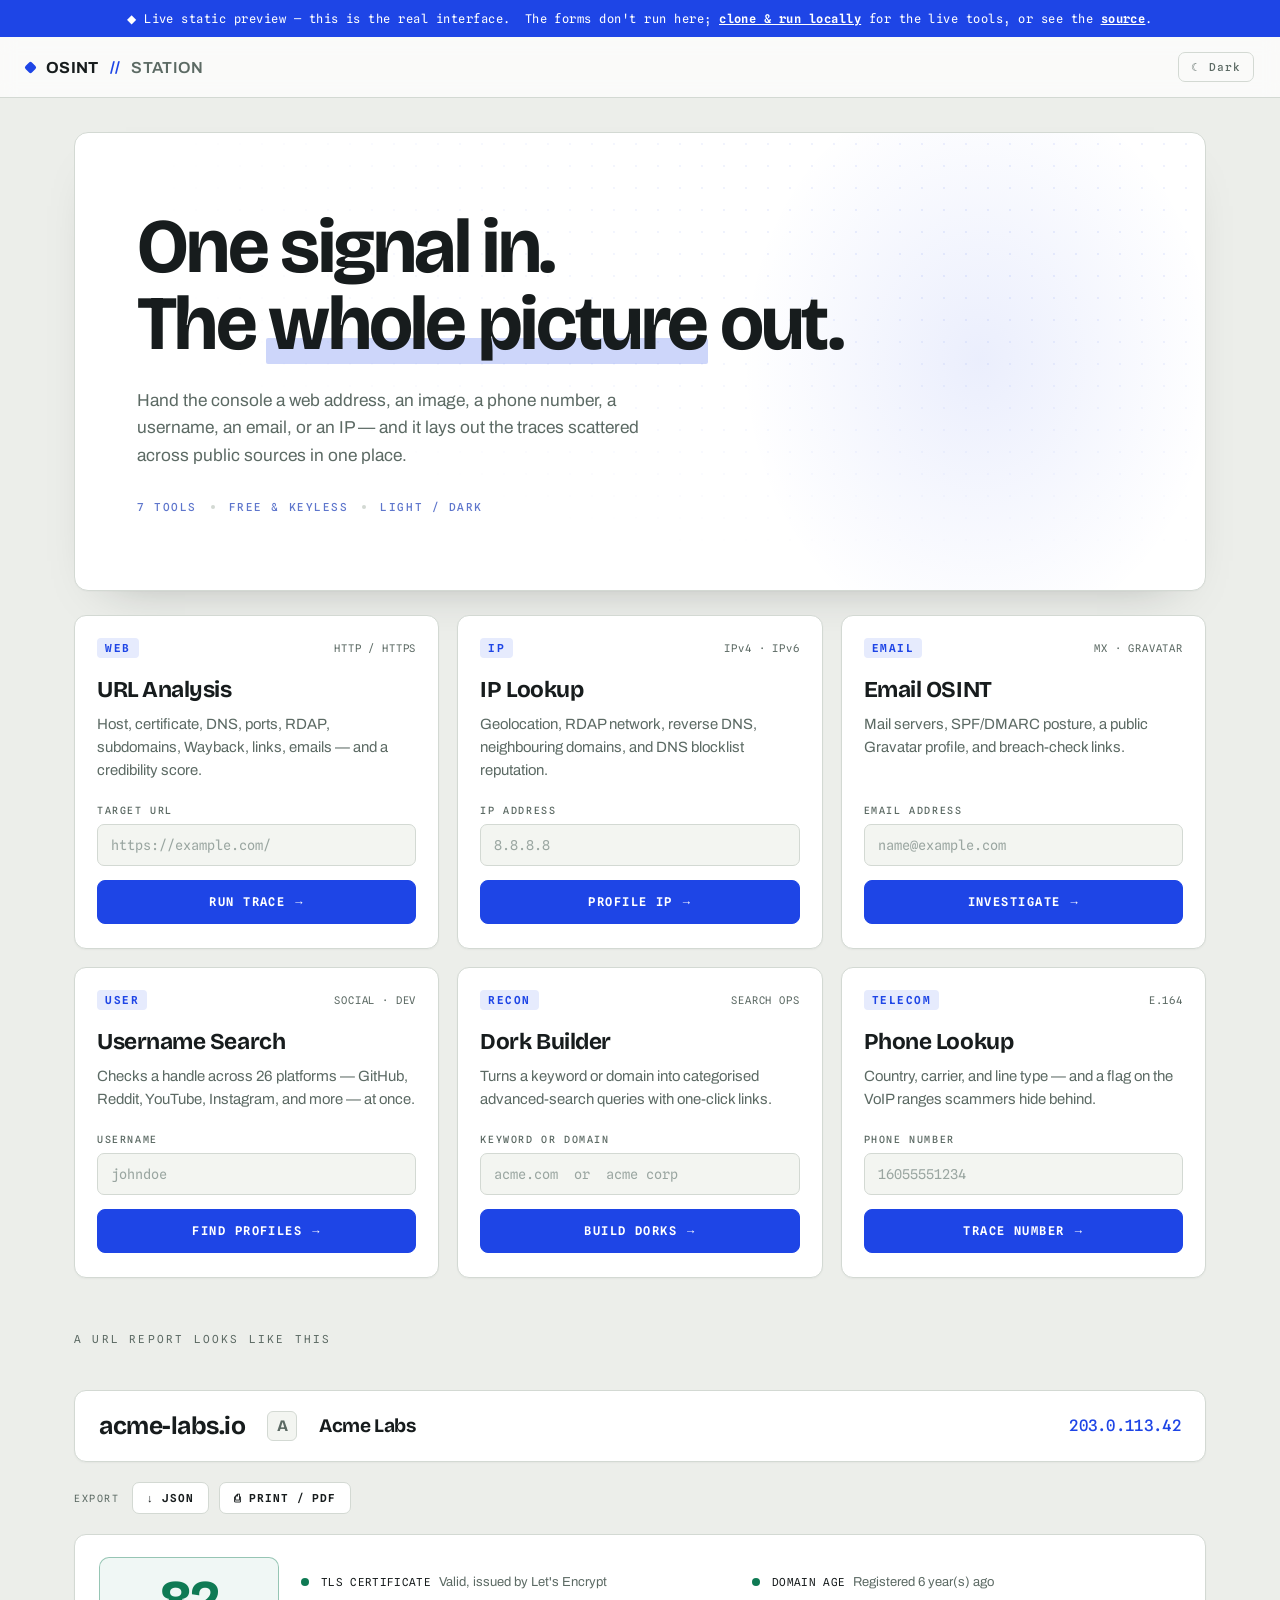
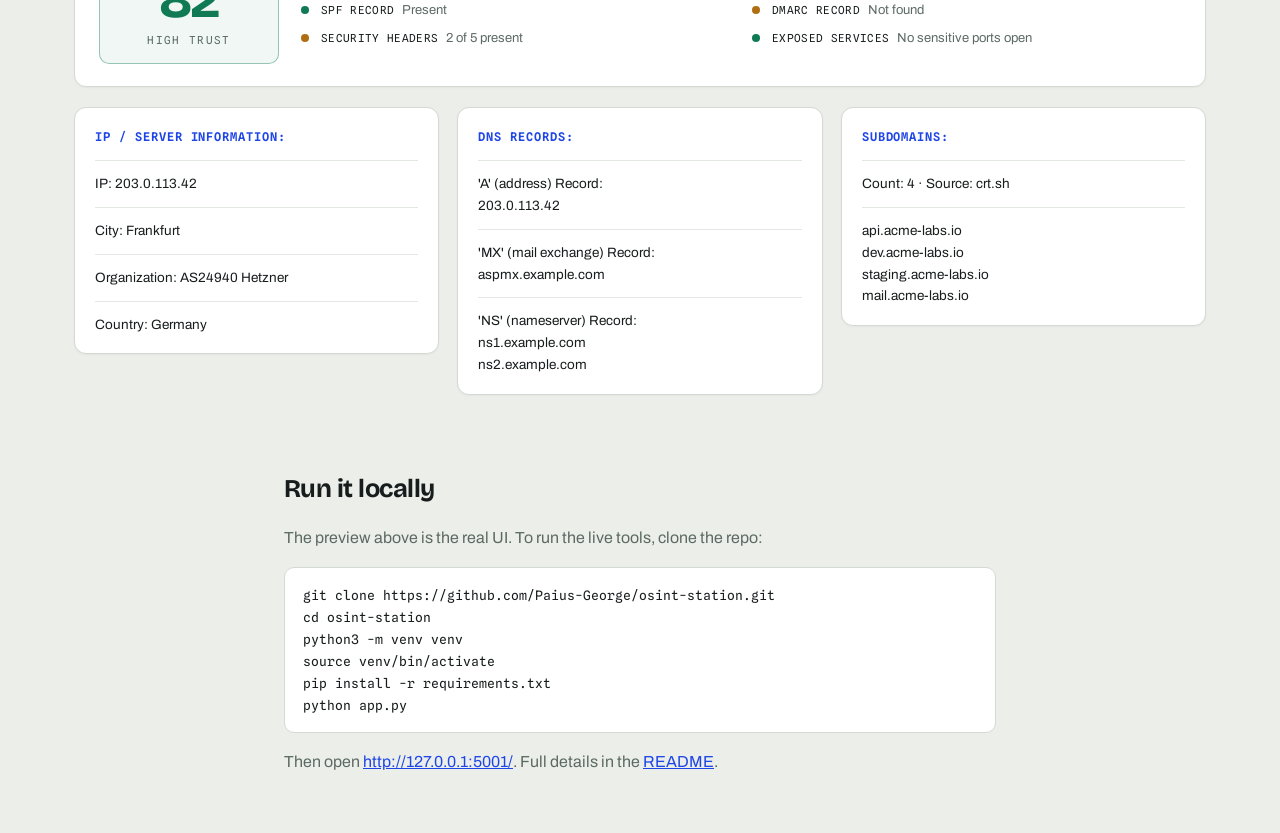
<file: docs/index.html>
<!DOCTYPE html>
<html lang="en">
  <head>
    <meta charset="UTF-8" />
    <meta name="viewport" content="width=device-width, initial-scale=1.0" />
    <title>OSINT // STATION — live UI preview</title>
    <link rel="preconnect" href="https://fonts.googleapis.com" />
    <link rel="preconnect" href="https://fonts.gstatic.com" crossorigin />
    <link
      href="https://fonts.googleapis.com/css2?family=Archivo:wght@400;500;600;700&family=Bricolage+Grotesque:opsz,wght@12..96,600;12..96,700&family=Spline+Sans+Mono:wght@400;500;600&display=swap"
      rel="stylesheet"
    />
    <link rel="stylesheet" href="styles.css" />
    <link rel="stylesheet" href="tools.css" />
    <link rel="stylesheet" href="header.css" />
    <style>
      /* Demo-only touches (not part of the app) */
      .demo-banner {
        display: flex;
        flex-wrap: wrap;
        align-items: center;
        justify-content: center;
        gap: 8px 14px;
        padding: 11px 18px;
        font-family: var(--font-mono);
        font-size: 12px;
        letter-spacing: 0.04em;
        color: var(--on-accent);
        background: var(--accent);
        text-align: center;
      }
      .demo-banner a { color: var(--on-accent); font-weight: 600; }
      .preview-wrap { max-width: 1180px; margin: 0 auto; padding: 0 24px; }
      .preview-eyebrow {
        font-family: var(--font-mono);
        font-size: 11px;
        letter-spacing: 0.2em;
        text-transform: uppercase;
        color: var(--muted);
        margin: 10px 0 16px;
      }
      .fav {
        display: inline-flex; align-items: center; justify-content: center;
        width: 30px; height: 30px; border-radius: 6px;
        background: var(--surface-2); border: 1px solid var(--line);
        font-family: var(--font-display); font-weight: 700; color: var(--muted);
      }
      .run-local {
        max-width: 760px; margin: 26px auto 60px; padding: 0 24px;
      }
      .run-local h2 {
        font-family: var(--font-display); font-weight: 700;
        letter-spacing: -0.02em; color: var(--ink); font-size: 1.6rem;
      }
      .run-local pre {
        background: var(--surface); border: 1px solid var(--line);
        border-radius: 10px; padding: 16px 18px; overflow-x: auto;
        font-family: var(--font-mono); font-size: 13px; color: var(--ink);
        line-height: 1.7;
      }
      .run-local p { color: var(--muted); line-height: 1.6; }
      .run-local a { color: var(--accent); }
    </style>
  </head>
  <body>
    <div class="demo-banner">
      <span>◆ Live static preview — this is the real interface.</span>
      <span>The forms don't run here;
        <a href="#run">clone &amp; run locally</a> for the live tools, or see the
        <a href="https://github.com/Paius-George/osint-station">source</a>.</span>
    </div>

    <header id="console-bar">
      <a href="#top" id="title" aria-label="OSINT Station">
        <span class="callsign-dot" aria-hidden="true"></span>
        <span class="callsign">OSINT</span><span class="callsign-div">//</span><span class="callsign-2">STATION</span>
      </a>
      <button id="theme-toggle" type="button" aria-label="Toggle colour theme">Theme</button>
    </header>

    <main class="station" id="top">
      <section class="hero">
        <div class="hero-grid" aria-hidden="true"></div>
        <div class="hero-sweep" aria-hidden="true"></div>
        <div class="hero-inner">
          <h1 class="hero-title">One signal in.<br />The <span class="hl">whole picture</span> out.</h1>
          <p class="hero-sub">
            Hand the console a web address, an image, a phone number, a username,
            an email, or an IP — and it lays out the traces scattered across public
            sources in one place.
          </p>
          <div class="hero-meta" aria-hidden="true">
            <span>7 TOOLS</span><span class="sep"></span><span>FREE &amp; KEYLESS</span>
            <span class="sep"></span><span>LIGHT / DARK</span>
          </div>
        </div>
      </section>

      <section class="console" aria-label="Tools">
        <form class="channel" onsubmit="return false">
          <div class="channel-head"><span class="channel-tag">WEB</span><span class="channel-format">HTTP / HTTPS</span></div>
          <h2 class="channel-title">URL Analysis</h2>
          <p class="channel-copy">Host, certificate, DNS, ports, RDAP, subdomains, Wayback, links, emails — and a credibility score.</p>
          <div class="channel-foot">
            <label class="field-label">Target URL</label>
            <div class="reticle"><input type="url" placeholder="https://example.com/" /></div>
            <button type="button" class="run" onclick="toRun()">Run trace<span class="run-arrow">→</span></button>
          </div>
        </form>

        <form class="channel" onsubmit="return false">
          <div class="channel-head"><span class="channel-tag">IP</span><span class="channel-format">IPv4 · IPv6</span></div>
          <h2 class="channel-title">IP Lookup</h2>
          <p class="channel-copy">Geolocation, RDAP network, reverse DNS, neighbouring domains, and DNS blocklist reputation.</p>
          <div class="channel-foot">
            <label class="field-label">IP address</label>
            <div class="reticle"><input type="text" placeholder="8.8.8.8" /></div>
            <button type="button" class="run" onclick="toRun()">Profile IP<span class="run-arrow">→</span></button>
          </div>
        </form>

        <form class="channel" onsubmit="return false">
          <div class="channel-head"><span class="channel-tag">EMAIL</span><span class="channel-format">MX · GRAVATAR</span></div>
          <h2 class="channel-title">Email OSINT</h2>
          <p class="channel-copy">Mail servers, SPF/DMARC posture, a public Gravatar profile, and breach-check links.</p>
          <div class="channel-foot">
            <label class="field-label">Email address</label>
            <div class="reticle"><input type="email" placeholder="name@example.com" /></div>
            <button type="button" class="run" onclick="toRun()">Investigate<span class="run-arrow">→</span></button>
          </div>
        </form>

        <form class="channel" onsubmit="return false">
          <div class="channel-head"><span class="channel-tag">USER</span><span class="channel-format">SOCIAL · DEV</span></div>
          <h2 class="channel-title">Username Search</h2>
          <p class="channel-copy">Checks a handle across 26 platforms — GitHub, Reddit, YouTube, Instagram, and more — at once.</p>
          <div class="channel-foot">
            <label class="field-label">Username</label>
            <div class="reticle"><input type="text" placeholder="johndoe" /></div>
            <button type="button" class="run" onclick="toRun()">Find profiles<span class="run-arrow">→</span></button>
          </div>
        </form>

        <form class="channel" onsubmit="return false">
          <div class="channel-head"><span class="channel-tag">RECON</span><span class="channel-format">SEARCH OPS</span></div>
          <h2 class="channel-title">Dork Builder</h2>
          <p class="channel-copy">Turns a keyword or domain into categorised advanced-search queries with one-click links.</p>
          <div class="channel-foot">
            <label class="field-label">Keyword or domain</label>
            <div class="reticle"><input type="text" placeholder="acme.com  or  acme corp" /></div>
            <button type="button" class="run" onclick="toRun()">Build dorks<span class="run-arrow">→</span></button>
          </div>
        </form>

        <form class="channel" onsubmit="return false">
          <div class="channel-head"><span class="channel-tag">TELECOM</span><span class="channel-format">E.164</span></div>
          <h2 class="channel-title">Phone Lookup</h2>
          <p class="channel-copy">Country, carrier, and line type — and a flag on the VoIP ranges scammers hide behind.</p>
          <div class="channel-foot">
            <label class="field-label">Phone number</label>
            <div class="reticle"><input type="tel" placeholder="16055551234" /></div>
            <button type="button" class="run" onclick="toRun()">Trace number<span class="run-arrow">→</span></button>
          </div>
        </form>
      </section>
    </main>

    <!-- Results preview -->
    <div class="preview-wrap">
      <p class="preview-eyebrow">A URL report looks like this</p>
    </div>
    <div id="dash-board">
      <div id="info-container">
        <h1>acme-labs.io</h1>
        <span class="fav">A</span>
        <h2 style="margin:0;">Acme Labs</h2>
        <h2>203.0.113.42</h2>
      </div>

      <div class="actions-bar">
        <span class="actions-label">Export</span>
        <button type="button" class="action-btn">&#8595; JSON</button>
        <button type="button" class="action-btn">&#9113; Print / PDF</button>
      </div>

      <section class="cred-panel">
        <div class="cred-score cred-band-high">
          <div class="cred-num">82</div>
          <div class="cred-band">High trust</div>
        </div>
        <div class="cred-checks">
          <div class="cred-check cred-good"><span class="cred-dot"></span><span class="cred-clabel">TLS certificate</span><span class="cred-cdetail">Valid, issued by Let's Encrypt</span></div>
          <div class="cred-check cred-good"><span class="cred-dot"></span><span class="cred-clabel">Domain age</span><span class="cred-cdetail">Registered 6 year(s) ago</span></div>
          <div class="cred-check cred-good"><span class="cred-dot"></span><span class="cred-clabel">SPF record</span><span class="cred-cdetail">Present</span></div>
          <div class="cred-check cred-warn"><span class="cred-dot"></span><span class="cred-clabel">DMARC record</span><span class="cred-cdetail">Not found</span></div>
          <div class="cred-check cred-warn"><span class="cred-dot"></span><span class="cred-clabel">Security headers</span><span class="cred-cdetail">2 of 5 present</span></div>
          <div class="cred-check cred-good"><span class="cred-dot"></span><span class="cred-clabel">Exposed services</span><span class="cred-cdetail">No sensitive ports open</span></div>
        </div>
      </section>

      <div id="tools-container">
        <div id="tool-column">
          <div class="tool-info">
            <b>IP / Server Information:</b>
            <hr /><div>IP: 203.0.113.42</div>
            <hr /><div>City: Frankfurt</div>
            <hr /><div>Organization: AS24940 Hetzner</div>
            <hr /><div>Country: Germany</div>
          </div>
        </div>
        <div id="tool-column">
          <div class="tool-info">
            <b>DNS Records:</b>
            <hr /><div>'A' (address) Record: <br />203.0.113.42</div>
            <hr /><div>'MX' (mail exchange) Record: <br />aspmx.example.com</div>
            <hr /><div>'NS' (nameserver) Record: <br />ns1.example.com<br />ns2.example.com</div>
          </div>
        </div>
        <div id="tool-column">
          <div class="tool-info">
            <b>Subdomains:</b>
            <hr /><div>Count: 4 · Source: crt.sh</div>
            <hr /><div>api.acme-labs.io<br />dev.acme-labs.io<br />staging.acme-labs.io<br />mail.acme-labs.io</div>
          </div>
        </div>
      </div>
    </div>

    <!-- Run locally -->
    <section class="run-local" id="run">
      <h2>Run it locally</h2>
      <p>The preview above is the real UI. To run the live tools, clone the repo:</p>
      <pre>git clone https://github.com/Paius-George/osint-station.git
cd osint-station
python3 -m venv venv
source venv/bin/activate
pip install -r requirements.txt
python app.py</pre>
      <p>Then open <a href="http://127.0.0.1:5001/">http://127.0.0.1:5001/</a>. Full
      details in the <a href="https://github.com/Paius-George/osint-station#readme">README</a>.</p>
    </section>

    <script>
      (function () {
        var root = document.documentElement;
        root.setAttribute('data-theme', localStorage.getItem('theme') || 'light');
        function label() {
          var b = document.getElementById('theme-toggle');
          if (b) b.textContent = root.getAttribute('data-theme') === 'dark' ? '☀ Light' : '☾ Dark';
        }
        label();
        document.getElementById('theme-toggle').addEventListener('click', function () {
          var next = root.getAttribute('data-theme') === 'dark' ? 'light' : 'dark';
          root.setAttribute('data-theme', next);
          localStorage.setItem('theme', next);
          label();
        });
      })();
      function toRun() { document.getElementById('run').scrollIntoView({ behavior: 'smooth' }); }
    </script>
  </body>
</html>
</file>
<file: docs/styles.css>
:root {
  --bg: #ECEEEA;
  --surface: #FFFFFF;
  --surface-2: #F3F5F1;
  --line: #D3D9D3;
  --line-soft: #E4E8E3;
  --ink: #171C1D;
  --muted: #5C6A64;
  --accent: #1E45E6;
  --accent-dim: #5E76CC;
  --accent-soft: #E6EBFD;
  --good: #0F7A54;
  --warn: #B06E12;
  --bad: #D23A2A;
  --font-display: 'Bricolage Grotesque', 'Archivo', system-ui, sans-serif;
  --font-body: 'Archivo', system-ui, sans-serif;
  --font-mono: 'Spline Sans Mono', ui-monospace, 'SF Mono', monospace;
}

.station {
  max-width: 1180px;
  margin: 0 auto;
  padding: 34px 24px 44px;
}

/* ---------- Hero ---------- */
.hero {
  position: relative;
  overflow: hidden;
  border: 1px solid var(--line);
  border-radius: 14px;
  background: var(--surface);
  box-shadow: 0 1px 0 rgba(23, 28, 29, 0.02), 0 22px 50px -34px rgba(23, 28, 29, 0.35);
  padding: clamp(36px, 6vw, 76px) clamp(24px, 5vw, 62px);
  margin-bottom: 24px;
}

.hero-grid {
  position: absolute;
  inset: 0;
  background-image: radial-gradient(circle, var(--grid) 1.1px, transparent 1.2px);
  background-size: 22px 22px;
  -webkit-mask-image: radial-gradient(120% 120% at 82% 20%, #000 10%, transparent 66%);
  mask-image: radial-gradient(120% 120% at 82% 20%, #000 10%, transparent 66%);
  opacity: 0.9;
}

.hero-sweep {
  position: absolute;
  top: -40%;
  right: -10%;
  width: 60%;
  height: 180%;
  background: radial-gradient(closest-side, var(--grid), transparent 70%);
  pointer-events: none;
}

.hero-inner {
  position: relative;
  z-index: 1;
  animation: rise 0.8s cubic-bezier(0.2, 0.7, 0.2, 1) both;
}

.hero-title {
  margin: 0;
  font-family: var(--font-display);
  font-weight: 700;
  font-size: clamp(2.5rem, 6vw, 5rem);
  line-height: 1.0;
  letter-spacing: -0.035em;
  color: var(--ink);
}

.hero-title .hl {
  background: transparent;
  color: var(--ink);
  position: relative;
  white-space: nowrap;
}

.hero-title .hl::after {
  content: "";
  position: absolute;
  left: -2px;
  right: -2px;
  bottom: 0.08em;
  height: 0.34em;
  background: var(--accent);
  opacity: 0.22;
  z-index: -1;
  border-radius: 2px;
}

.hero-sub {
  margin: 24px 0 0;
  max-width: 52ch;
  font-size: 1.08rem;
  line-height: 1.6;
  color: var(--muted);
}

.hero-meta {
  display: flex;
  align-items: center;
  gap: 14px;
  margin-top: 30px;
  font-family: var(--font-mono);
  font-size: 11px;
  font-weight: 500;
  letter-spacing: 0.14em;
  color: var(--accent-dim);
}

.hero-meta .sep {
  width: 4px;
  height: 4px;
  border-radius: 50%;
  background: var(--line);
}

/* ---------- Console: acquisition channels ---------- */
.console {
  display: grid;
  grid-template-columns: repeat(3, 1fr);
  gap: 18px;
}

.channel {
  position: relative;
  display: flex;
  flex-direction: column;
  background: var(--surface);
  border: 1px solid var(--line);
  border-radius: 12px;
  padding: 22px 22px 24px;
  box-shadow: 0 1px 2px rgba(23, 28, 29, 0.04);
  transition: border-color 0.2s ease, transform 0.2s ease, box-shadow 0.2s ease;
}

.channel::before {
  content: "";
  position: absolute;
  left: 22px;
  right: 22px;
  top: -1px;
  height: 2px;
  background: var(--accent);
  border-radius: 2px;
  transform: scaleX(0);
  transform-origin: left;
  transition: transform 0.25s ease;
}

.channel:focus-within {
  border-color: var(--accent-dim);
  transform: translateY(-3px);
  box-shadow: 0 18px 40px -26px rgba(30, 69, 230, 0.6);
}

.channel:focus-within::before {
  transform: scaleX(1);
}

.channel-head {
  display: flex;
  align-items: center;
  justify-content: space-between;
  margin-bottom: 18px;
}

.channel-tag {
  font-family: var(--font-mono);
  font-size: 11px;
  font-weight: 600;
  letter-spacing: 0.14em;
  color: var(--accent);
  background: var(--accent-soft);
  padding: 3px 8px;
  border-radius: 4px;
}

.channel-format {
  font-family: var(--font-mono);
  font-size: 10.5px;
  letter-spacing: 0.08em;
  color: var(--muted);
}

.channel-title {
  margin: 0 0 10px;
  font-family: var(--font-display);
  font-weight: 700;
  font-size: 1.42rem;
  letter-spacing: -0.02em;
  color: var(--ink);
}

.channel-copy {
  margin: 0 0 22px;
  flex: 1 1 auto;
  font-size: 0.93rem;
  line-height: 1.55;
  color: var(--muted);
}

.channel-foot {
  margin-top: auto;
}

.field-label {
  display: block;
  margin-bottom: 8px;
  font-family: var(--font-mono);
  font-size: 10px;
  font-weight: 500;
  letter-spacing: 0.16em;
  text-transform: uppercase;
  color: var(--muted);
}

.reticle {
  position: relative;
  margin-bottom: 14px;
}

.reticle input {
  width: 100%;
  padding: 12px 13px;
  font-family: var(--font-mono);
  font-size: 13.5px;
  color: var(--ink);
  background: var(--surface-2);
  border: 1px solid var(--line);
  border-radius: 7px;
  outline: none;
  transition: border-color 0.18s ease, box-shadow 0.18s ease, background 0.18s ease;
}

.reticle input::placeholder {
  color: #9AA6A1;
}

.reticle input:focus {
  background: var(--surface);
  border-color: var(--accent);
  box-shadow: 0 0 0 3px var(--ring);
}

.file-field {
  width: 100%;
  padding: 8px;
  font-family: var(--font-mono);
  font-size: 12.5px;
  color: var(--muted);
  background: var(--surface-2);
  border: 1px solid var(--line);
  border-radius: 7px;
  cursor: pointer;
}

.file-field::file-selector-button {
  margin-right: 12px;
  padding: 7px 12px;
  font-family: var(--font-mono);
  font-size: 11px;
  letter-spacing: 0.08em;
  text-transform: uppercase;
  color: var(--on-accent);
  background: var(--accent);
  border: 0;
  border-radius: 5px;
  cursor: pointer;
  transition: background 0.18s ease;
}

.file-field::file-selector-button:hover {
  background: var(--accent-strong);
}

/* Run button — solid cobalt */
.run {
  position: relative;
  overflow: hidden;
  width: 100%;
  display: inline-flex;
  align-items: center;
  justify-content: center;
  gap: 10px;
  padding: 13px 16px;
  font-family: var(--font-mono);
  font-size: 12px;
  font-weight: 600;
  letter-spacing: 0.12em;
  text-transform: uppercase;
  color: var(--on-accent);
  background: var(--accent);
  border: 1px solid var(--accent);
  border-radius: 8px;
  cursor: pointer;
  transition: background 0.2s ease, box-shadow 0.2s ease, transform 0.1s ease;
}

.run:hover {
  background: var(--accent-strong);
  box-shadow: 0 10px 22px -12px var(--ring);
}

.run:focus-visible {
  outline: 3px solid rgba(30, 69, 230, 0.35);
  outline-offset: 2px;
}

.run:active {
  transform: translateY(1px);
}

.run-arrow {
  transition: transform 0.2s ease;
}

.run:hover .run-arrow {
  transform: translateX(4px);
}

/* ---------- Colophon ---------- */
.colophon {
  display: flex;
  align-items: baseline;
  gap: 14px;
  flex-wrap: wrap;
  margin-top: 36px;
  padding-top: 20px;
  border-top: 1px solid var(--line);
  font-family: var(--font-mono);
  font-size: 11px;
  letter-spacing: 0.06em;
  color: var(--muted);
}

.colophon-mark {
  color: var(--accent);
  font-weight: 600;
}

.colophon a {
  color: var(--accent);
  text-decoration: none;
  border-bottom: 1px solid rgba(30, 69, 230, 0.35);
}

.colophon a:hover {
  border-bottom-color: var(--accent);
}

/* ---------- Loading screen ---------- */
.loading-screen {
  display: none;
  position: fixed;
  inset: 0;
  flex-direction: column;
  justify-content: center;
  align-items: center;
  gap: 22px;
  background: var(--bg);
  backdrop-filter: blur(3px);
  -webkit-backdrop-filter: blur(3px);
  z-index: 999;
  animation: fadeIn 0.3s ease-in-out;
}

.scanner {
  position: relative;
  width: min(320px, 70vw);
  height: 3px;
  background: var(--line);
  border-radius: 3px;
  overflow: hidden;
}

.scanner-bar {
  position: absolute;
  top: 0;
  left: 0;
  width: 34%;
  height: 100%;
  background: var(--accent);
  border-radius: 3px;
  animation: scan 1.2s ease-in-out infinite;
}

.quote-container {
  font-family: var(--font-mono);
  font-size: 12px;
  letter-spacing: 0.2em;
  text-transform: uppercase;
  color: var(--accent);
}

.quote {
  display: inline-flex;
  align-items: center;
}

.caret {
  display: inline-block;
  width: 7px;
  height: 13px;
  margin-left: 6px;
  background: var(--accent);
  animation: blink 1s steps(1) infinite;
}

/* ---------- Motion ---------- */
@keyframes rise {
  from { opacity: 0; transform: translateY(14px); }
  to { opacity: 1; transform: translateY(0); }
}
@keyframes fadeIn { from { opacity: 0; } to { opacity: 1; } }
@keyframes scan { 0% { left: -34%; } 100% { left: 100%; } }
@keyframes blink { 0%, 50% { opacity: 1; } 51%, 100% { opacity: 0; } }

/* ---------- Responsive ---------- */
@media (max-width: 1040px) {
  .console { grid-template-columns: repeat(2, 1fr); }
}

@media (max-width: 600px) {
  .console { grid-template-columns: 1fr; }
  .channel-copy { margin-bottom: 18px; }
}

@media (prefers-reduced-motion: reduce) {
  .hero-inner, .scanner-bar, .caret, .run-arrow, .channel::before { animation: none; transition: none; }
  .scanner-bar { left: 0; width: 100%; }
}
</file>
<file: docs/tools.css>
:root {
  --bg: #ECEEEA;
  --surface: #FFFFFF;
  --surface-2: #F3F5F1;
  --line: #D3D9D3;
  --line-soft: #E4E8E3;
  --ink: #171C1D;
  --muted: #5C6A64;
  --accent: #1E45E6;
  --accent-dim: #5E76CC;
  --accent-soft: #E6EBFD;
  --good: #0F7A54;
  --warn: #B06E12;
  --bad: #D23A2A;
  --font-display: 'Bricolage Grotesque', 'Archivo', system-ui, sans-serif;
  --font-body: 'Archivo', system-ui, sans-serif;
  --font-mono: 'Spline Sans Mono', ui-monospace, 'SF Mono', monospace;
}

html { font-family: var(--font-body); }

body {
  background-color: var(--bg);
  color: var(--ink);
}

#dash-board,
#exif-information {
  max-width: 1180px;
  margin: 0 auto;
  padding: 28px 24px 52px;
}

#dash-board { display: flex; flex-direction: column; }

/* ---- Target summary readout ---- */
#info-container {
  display: flex;
  align-items: center;
  justify-content: flex-start;
  flex-wrap: wrap;
  gap: 14px 22px;
  text-align: left;
  background: var(--surface);
  border: 1px solid var(--line);
  border-radius: 12px;
  box-shadow: 0 1px 2px rgba(23, 28, 29, 0.04);
  padding: 20px 24px;
  margin-bottom: 20px;
}

#info-container h1,
#info-container h2 {
  margin: 0;
  font-family: var(--font-display);
  font-weight: 700;
  letter-spacing: -0.02em;
  color: var(--ink);
}

#info-container h1 { font-size: 1.55rem; }
#info-container h2 { font-size: 1.2rem; }

#info-container h2:last-child {
  margin-left: auto;
  font-family: var(--font-mono);
  font-weight: 500;
  font-size: 0.98rem;
  letter-spacing: 0.02em;
  color: var(--accent);
}

#info-container img {
  display: block;
  border-radius: 4px;
}

/* ---- Tool grid ---- */
#tools-container {
  display: flex;
  flex-wrap: wrap;
  gap: 18px;
  align-items: flex-start;
}

#tool-column {
  flex: 1 1 320px;
  min-width: 0;
  display: flex;
  flex-direction: column;
  gap: 18px;
}

.tool-info {
  display: block;
  background: var(--surface);
  border: 1px solid var(--line);
  border-radius: 12px;
  box-shadow: 0 1px 2px rgba(23, 28, 29, 0.04);
  padding: 18px 20px;
  font-size: 13.5px;
  line-height: 1.62;
  color: var(--ink);
  word-wrap: break-word;
  max-height: 1100px;
  overflow-y: auto;
  transition: border-color 0.2s ease, box-shadow 0.2s ease;
}

.tool-info:hover {
  border-color: var(--accent-dim);
  box-shadow: 0 10px 26px -18px rgba(30, 69, 230, 0.4);
}

.tool-info b {
  display: inline-block;
  margin-bottom: 2px;
  font-family: var(--font-mono);
  font-size: 12px !important;
  font-weight: 600;
  letter-spacing: 0.08em;
  text-transform: uppercase;
  color: var(--accent);
}

.tool-info hr {
  clear: both;
  border: 0;
  border-top: 1px solid var(--line-soft);
  margin: 12px 0;
}

.tool-info img {
  border: 1px solid var(--line);
  border-radius: 6px;
}

#map {
  border: 1px solid var(--line);
  border-radius: 8px;
  overflow: hidden;
}

/* ---- Info affordances ---- */
.info-tag {
  cursor: pointer;
  color: var(--accent);
  text-decoration: none;
  border-bottom: 1px dotted var(--accent-dim);
}

.pivot-link {
  color: var(--accent);
  text-decoration: none;
  border-bottom: 1px dotted var(--accent-dim);
}

.pivot-link:hover { border-bottom-style: solid; }

.pivot-ip {
  color: inherit;
  text-decoration: none;
  border-bottom: 1px dashed currentColor;
}

.lazy-loading {
  font-family: var(--font-mono);
  font-size: 12px;
  letter-spacing: 0.08em;
  color: var(--muted);
  padding: 6px 0;
}

.lazy-loading::before {
  content: "";
  display: inline-block;
  width: 9px;
  height: 9px;
  margin-right: 8px;
  border-radius: 50%;
  border: 2px solid var(--line);
  border-top-color: var(--accent);
  vertical-align: -1px;
  animation: lazyspin 0.7s linear infinite;
}

@keyframes lazyspin { to { transform: rotate(360deg); } }

.question-mark {
  float: right;
  width: 22px;
  height: 22px;
  display: inline-flex;
  align-items: center;
  justify-content: center;
  font-family: var(--font-mono);
  font-size: 12px;
  line-height: 1;
  color: var(--muted);
  border: 1px solid var(--line);
  border-radius: 50%;
  cursor: pointer;
  transition: color 0.2s ease, border-color 0.2s ease, background 0.2s ease;
}

.question-mark:hover {
  color: var(--on-accent);
  background: var(--accent);
  border-color: var(--accent);
}

/* ---- Modal ---- */
.modal {
  display: none;
  position: fixed;
  top: 50%;
  left: 50%;
  transform: translate(-50%, -50%);
  max-width: 340px;
  padding: 20px 22px;
  background: var(--surface);
  border: 1px solid var(--line);
  border-radius: 12px;
  box-shadow: 0 30px 70px -26px rgba(23, 28, 29, 0.5);
  color: var(--ink);
  font-size: 13.5px;
  line-height: 1.6;
  word-wrap: break-word;
  z-index: 1000;
}

#modal-title {
  margin: 0 0 8px;
  font-family: var(--font-display);
  font-weight: 700;
  font-size: 1.15rem;
  color: var(--accent);
}

#modal-content { margin: 0; }

.close {
  position: absolute;
  top: 8px;
  right: 12px;
  font-size: 20px;
  line-height: 1;
  cursor: pointer;
  color: var(--muted);
}

.close:hover { color: var(--accent); }

/* ---- Report (EXIF) ---- */
#exif-information { text-align: center; }

#exif-information h1 {
  font-family: var(--font-display);
  font-weight: 700;
  letter-spacing: -0.03em;
  color: var(--ink);
}

#exif-information h2 {
  font-family: var(--font-mono);
  font-size: 12px;
  font-weight: 500;
  letter-spacing: 0.18em;
  text-transform: uppercase;
  color: var(--accent-dim);
}

.section {
  display: block;
  max-width: 640px;
  width: 100%;
  margin: 0 auto 18px;
  padding: 16px 22px;
  background: var(--surface);
  border: 1px solid var(--line);
  border-radius: 12px;
  box-shadow: 0 1px 2px rgba(23, 28, 29, 0.04);
  text-align: left;
  font-size: 13.5px;
  line-height: 1.7;
  color: var(--ink);
}

.info-block {
  padding: 5px 0;
  overflow: hidden;
}

.info-block strong {
  float: left;
  margin-right: 16px;
  font-family: var(--font-mono);
  font-size: 11.5px;
  font-weight: 600;
  letter-spacing: 0.04em;
  text-transform: uppercase;
  color: var(--muted);
}

.info-block p {
  margin: 0;
  text-align: right;
  font-family: var(--font-mono);
  color: var(--ink);
  word-break: break-word;
}

.section hr {
  border: 0;
  border-top: 1px solid var(--line-soft);
  margin: 4px 0;
}

@media (max-width: 720px) {
  #info-container h2:last-child { margin-left: 0; }
}

/* ---- Export bar ---- */
.actions-bar {
  display: flex;
  align-items: center;
  gap: 10px;
  margin-bottom: 20px;
}

.actions-label {
  font-family: var(--font-mono);
  font-size: 10px;
  letter-spacing: 0.16em;
  text-transform: uppercase;
  color: var(--muted);
  margin-right: 2px;
}

.action-btn {
  font-family: var(--font-mono);
  font-size: 11px;
  font-weight: 600;
  letter-spacing: 0.08em;
  text-transform: uppercase;
  color: var(--ink);
  background: var(--surface);
  border: 1px solid var(--line);
  border-radius: 7px;
  padding: 8px 14px;
  cursor: pointer;
  transition: color 0.18s ease, border-color 0.18s ease, background 0.18s ease;
}

.action-btn:hover {
  color: var(--accent);
  border-color: var(--accent-dim);
  background: var(--accent-soft);
}

/* ---- Credibility panel ---- */
.cred-panel {
  display: grid;
  grid-template-columns: 180px 1fr;
  gap: 22px;
  align-items: center;
  background: var(--surface);
  border: 1px solid var(--line);
  border-radius: 12px;
  box-shadow: 0 1px 2px rgba(23, 28, 29, 0.04);
  padding: 22px 24px;
  margin-bottom: 20px;
}

.cred-score {
  text-align: center;
  padding: 16px 10px;
  border-radius: 10px;
  border: 1px solid var(--line);
  background: var(--surface-2);
}

.cred-num {
  font-family: var(--font-display);
  font-weight: 700;
  font-size: 3.3rem;
  line-height: 1;
  letter-spacing: -0.03em;
}

.cred-band {
  margin-top: 6px;
  font-family: var(--font-mono);
  font-size: 11px;
  letter-spacing: 0.12em;
  text-transform: uppercase;
  color: var(--muted);
}

.cred-band-high .cred-num { color: var(--good); }
.cred-band-moderate .cred-num { color: var(--warn); }
.cred-band-low .cred-num { color: var(--bad); }
.cred-band-high { border-color: rgba(15, 122, 84, 0.4); background: rgba(15, 122, 84, 0.06); }
.cred-band-moderate { border-color: rgba(176, 110, 18, 0.4); background: rgba(176, 110, 18, 0.06); }
.cred-band-low { border-color: rgba(210, 58, 42, 0.4); background: rgba(210, 58, 42, 0.06); }

.cred-checks {
  display: grid;
  grid-template-columns: repeat(auto-fill, minmax(300px, 1fr));
  gap: 8px 22px;
}

.cred-check {
  display: grid;
  grid-template-columns: 12px auto 1fr;
  align-items: baseline;
  gap: 8px;
  font-size: 13px;
  padding: 3px 0;
}

.cred-dot {
  width: 8px;
  height: 8px;
  border-radius: 50%;
  align-self: center;
  background: var(--muted);
}

.cred-good .cred-dot { background: var(--good); }
.cred-warn .cred-dot { background: var(--warn); }
.cred-bad .cred-dot { background: var(--bad); }
.cred-na .cred-dot { background: #B4BEB9; }

.cred-clabel {
  font-family: var(--font-mono);
  font-size: 11px;
  letter-spacing: 0.03em;
  text-transform: uppercase;
  color: var(--ink);
  white-space: nowrap;
}

.cred-cdetail {
  color: var(--muted);
  word-break: break-word;
}

@media (max-width: 640px) {
  .cred-panel { grid-template-columns: 1fr; }
  .cred-score { max-width: 200px; }
}

/* ---- Dork Builder ---- */
.target-kind {
  font-family: var(--font-mono);
  font-size: 10.5px;
  font-weight: 600;
  letter-spacing: 0.12em;
  color: var(--accent);
  background: var(--accent-soft);
  border-radius: 4px;
  padding: 4px 9px;
}

.dork-count {
  margin-left: auto;
  font-family: var(--font-mono);
  font-size: 0.95rem;
  letter-spacing: 0.04em;
  color: var(--accent);
}

.dork-note {
  margin: 0 0 20px;
  max-width: 70ch;
  font-size: 0.92rem;
  line-height: 1.6;
  color: var(--muted);
}

.dork-grid {
  display: grid;
  grid-template-columns: repeat(auto-fill, minmax(330px, 1fr));
  gap: 18px;
  align-items: start;
}

.dork-cat {
  background: var(--surface);
  border: 1px solid var(--line);
  border-radius: 12px;
  box-shadow: 0 1px 2px rgba(23, 28, 29, 0.04);
  padding: 18px 20px 8px;
}

.dork-cat-name {
  margin: 0 0 6px;
  padding-bottom: 12px;
  border-bottom: 1px solid var(--line-soft);
  font-family: var(--font-mono);
  font-size: 12px;
  font-weight: 600;
  letter-spacing: 0.1em;
  text-transform: uppercase;
  color: var(--accent);
}

.dork {
  padding: 14px 0;
}

.dork + .dork {
  border-top: 1px solid var(--line-soft);
}

.dork-label {
  font-family: var(--font-mono);
  font-size: 10px;
  font-weight: 500;
  letter-spacing: 0.12em;
  text-transform: uppercase;
  color: var(--muted);
}

.dork-q {
  display: block;
  margin: 7px 0 10px;
  padding: 9px 11px;
  background: var(--surface-2);
  border: 1px solid var(--line-soft);
  border-radius: 6px;
  font-family: var(--font-mono);
  font-size: 12.5px;
  line-height: 1.5;
  color: var(--ink);
  word-break: break-word;
}

.dork-actions {
  display: flex;
  align-items: center;
  gap: 8px;
  flex-wrap: wrap;
}

.dork-run,
.dork-alt,
.dork-copy {
  font-family: var(--font-mono);
  font-size: 10.5px;
  font-weight: 600;
  letter-spacing: 0.06em;
  text-transform: uppercase;
  border-radius: 5px;
  cursor: pointer;
  text-decoration: none;
  transition: background 0.18s ease, color 0.18s ease, border-color 0.18s ease;
}

.dork-run {
  padding: 6px 12px;
  color: var(--on-accent);
  border: 1px solid var(--accent);
  background: var(--accent);
}

.dork-run:hover {
  background: var(--accent-strong);
  border-color: var(--accent-strong);
}

.dork-alt {
  padding: 6px 10px;
  color: var(--muted);
  border: 1px solid var(--line);
  background: var(--surface);
}

.dork-alt:hover {
  color: var(--accent);
  border-color: var(--accent-dim);
}

.dork-copy {
  margin-left: auto;
  padding: 6px 11px;
  color: var(--muted);
  border: 1px solid var(--line);
  background: var(--surface);
}

.dork-copy:hover {
  color: var(--accent);
  border-color: var(--accent-dim);
}

.dork-copy.copied {
  color: var(--good);
  border-color: var(--good);
}

/* ---- Username search ---- */
.user-grid {
  display: grid;
  grid-template-columns: repeat(auto-fill, minmax(250px, 1fr));
  gap: 12px;
}

.user-row {
  display: flex;
  align-items: center;
  gap: 10px;
  padding: 13px 16px;
  background: var(--surface);
  border: 1px solid var(--line);
  border-radius: 10px;
  box-shadow: 0 1px 2px rgba(23, 28, 29, 0.04);
}

.user-dot {
  width: 9px;
  height: 9px;
  border-radius: 50%;
  flex: 0 0 auto;
  background: var(--muted);
}

.user-found .user-dot { background: var(--good); }
.user-unknown .user-dot { background: var(--warn); }
.user-error .user-dot { background: var(--bad); }
.user-notfound { opacity: 0.62; }

.user-name {
  font-family: var(--font-display);
  font-weight: 600;
  font-size: 0.98rem;
  color: var(--ink);
}

.user-status {
  font-family: var(--font-mono);
  font-size: 10px;
  letter-spacing: 0.1em;
  text-transform: uppercase;
  color: var(--muted);
}

.user-caution {
  font-size: 12px;
  color: var(--warn);
  cursor: help;
}

.user-open {
  margin-left: auto;
  font-family: var(--font-mono);
  font-size: 10.5px;
  font-weight: 600;
  letter-spacing: 0.06em;
  text-transform: uppercase;
  color: var(--on-accent);
  background: var(--accent);
  border-radius: 5px;
  padding: 5px 10px;
  text-decoration: none;
  transition: background 0.18s ease;
}

.user-open:hover { background: var(--accent-strong); }

/* ---- Email OSINT ---- */
.email-avatar-wrap {
  display: flex;
  flex-direction: column;
  align-items: center;
  gap: 8px;
}

.email-avatar {
  width: 120px;
  height: 120px;
  border-radius: 12px;
  border: 1px solid var(--line);
  object-fit: cover;
}

.email-avatar-cap {
  font-family: var(--font-mono);
  font-size: 10px;
  letter-spacing: 0.14em;
  text-transform: uppercase;
  color: var(--muted);
}

.email-avatar-none {
  width: 120px;
  height: 120px;
  border-radius: 12px;
  border: 1px dashed var(--line);
  background: var(--surface-2);
  display: flex;
  align-items: center;
  justify-content: center;
  text-align: center;
  font-family: var(--font-mono);
  font-size: 11px;
  letter-spacing: 0.08em;
  color: var(--muted);
  margin: 0 auto;
}

/* ---- Print / PDF ---- */
@media print {
  body { background: #fff; color: #111; }
  #console-bar { position: static; background: none; backdrop-filter: none; border-color: #ccc; }
  .actions-bar, .question-mark, #modal { display: none !important; }
  #dash-board { max-width: none; padding: 0; }
  #info-container, .cred-panel, .tool-info, .cred-score, .section {
    box-shadow: none;
    break-inside: avoid;
  }
  .tool-info { max-height: none; overflow: visible; }
  #tools-container, .cred-checks { display: block; }
}
</file>
<file: docs/header.css>
:root {
  --bg: #ECEEEA;
  --surface: #FFFFFF;
  --surface-2: #F3F5F1;
  --line: #D3D9D3;
  --line-soft: #E4E8E3;
  --ink: #171C1D;
  --muted: #5C6A64;
  --accent: #1E45E6;
  --accent-strong: #1636C4;
  --accent-dim: #5E76CC;
  --accent-soft: #E6EBFD;
  --on-accent: #FFFFFF;
  --ring: rgba(30, 69, 230, 0.16);
  --grid: rgba(30, 69, 230, 0.09);
  --bar-bg: rgba(255, 255, 255, 0.72);
  --good: #0F7A54;
  --warn: #B06E12;
  --bad: #D23A2A;
  --font-display: 'Bricolage Grotesque', 'Archivo', system-ui, sans-serif;
  --font-body: 'Archivo', system-ui, sans-serif;
  --font-mono: 'Spline Sans Mono', ui-monospace, 'SF Mono', monospace;
}

:root[data-theme="dark"] {
  --bg: #0A1417;
  --surface: #0E1D21;
  --surface-2: #12262B;
  --line: #234441;
  --line-soft: #16302E;
  --ink: #ECE7DA;
  --muted: #85A29D;
  --accent: #FFB000;
  --accent-strong: #FFC23A;
  --accent-dim: #9A7017;
  --accent-soft: rgba(255, 176, 0, 0.12);
  --on-accent: #0A1417;
  --ring: rgba(255, 176, 0, 0.28);
  --grid: rgba(255, 176, 0, 0.06);
  --bar-bg: rgba(14, 29, 33, 0.72);
  --good: #63E6C9;
  --warn: #E0A83A;
  --bad: #F0603B;
}

* {
  box-sizing: border-box;
}

html {
  font-family: var(--font-body);
}

body {
  margin: 0;
  background-color: var(--bg);
  color: var(--ink);
  -webkit-font-smoothing: antialiased;
  text-rendering: optimizeLegibility;
}

/* ---- Masthead ---- */
#console-bar {
  display: flex;
  align-items: center;
  justify-content: space-between;
  gap: 16px;
  padding: 15px 26px;
  border-bottom: 1px solid var(--line);
  background: var(--bar-bg);
  backdrop-filter: blur(8px);
  -webkit-backdrop-filter: blur(8px);
  position: sticky;
  top: 0;
  z-index: 50;
}

#title {
  display: inline-flex;
  align-items: center;
  gap: 11px;
  text-decoration: none;
  font-family: var(--font-body);
  font-weight: 700;
  letter-spacing: 0.02em;
  font-size: 16px;
  color: var(--ink);
}

#title .callsign-dot {
  width: 9px;
  height: 9px;
  border-radius: 2px;
  background: var(--accent);
  transform: rotate(45deg);
}

#title .callsign-div {
  color: var(--accent);
  font-weight: 800;
}

#title .callsign-2 {
  color: var(--muted);
  font-weight: 600;
}

#theme-toggle {
  font-family: var(--font-mono);
  font-size: 11px;
  font-weight: 500;
  letter-spacing: 0.08em;
  color: var(--muted);
  background: transparent;
  border: 1px solid var(--line);
  border-radius: 7px;
  padding: 7px 12px;
  cursor: pointer;
  transition: color 0.18s ease, border-color 0.18s ease, background 0.18s ease;
}

#theme-toggle:hover {
  color: var(--accent);
  border-color: var(--accent-dim);
  background: var(--accent-soft);
}

@media (max-width: 560px) {
  #console-bar { padding: 13px 16px; }
  #title { font-size: 15px; }
}
</file>
